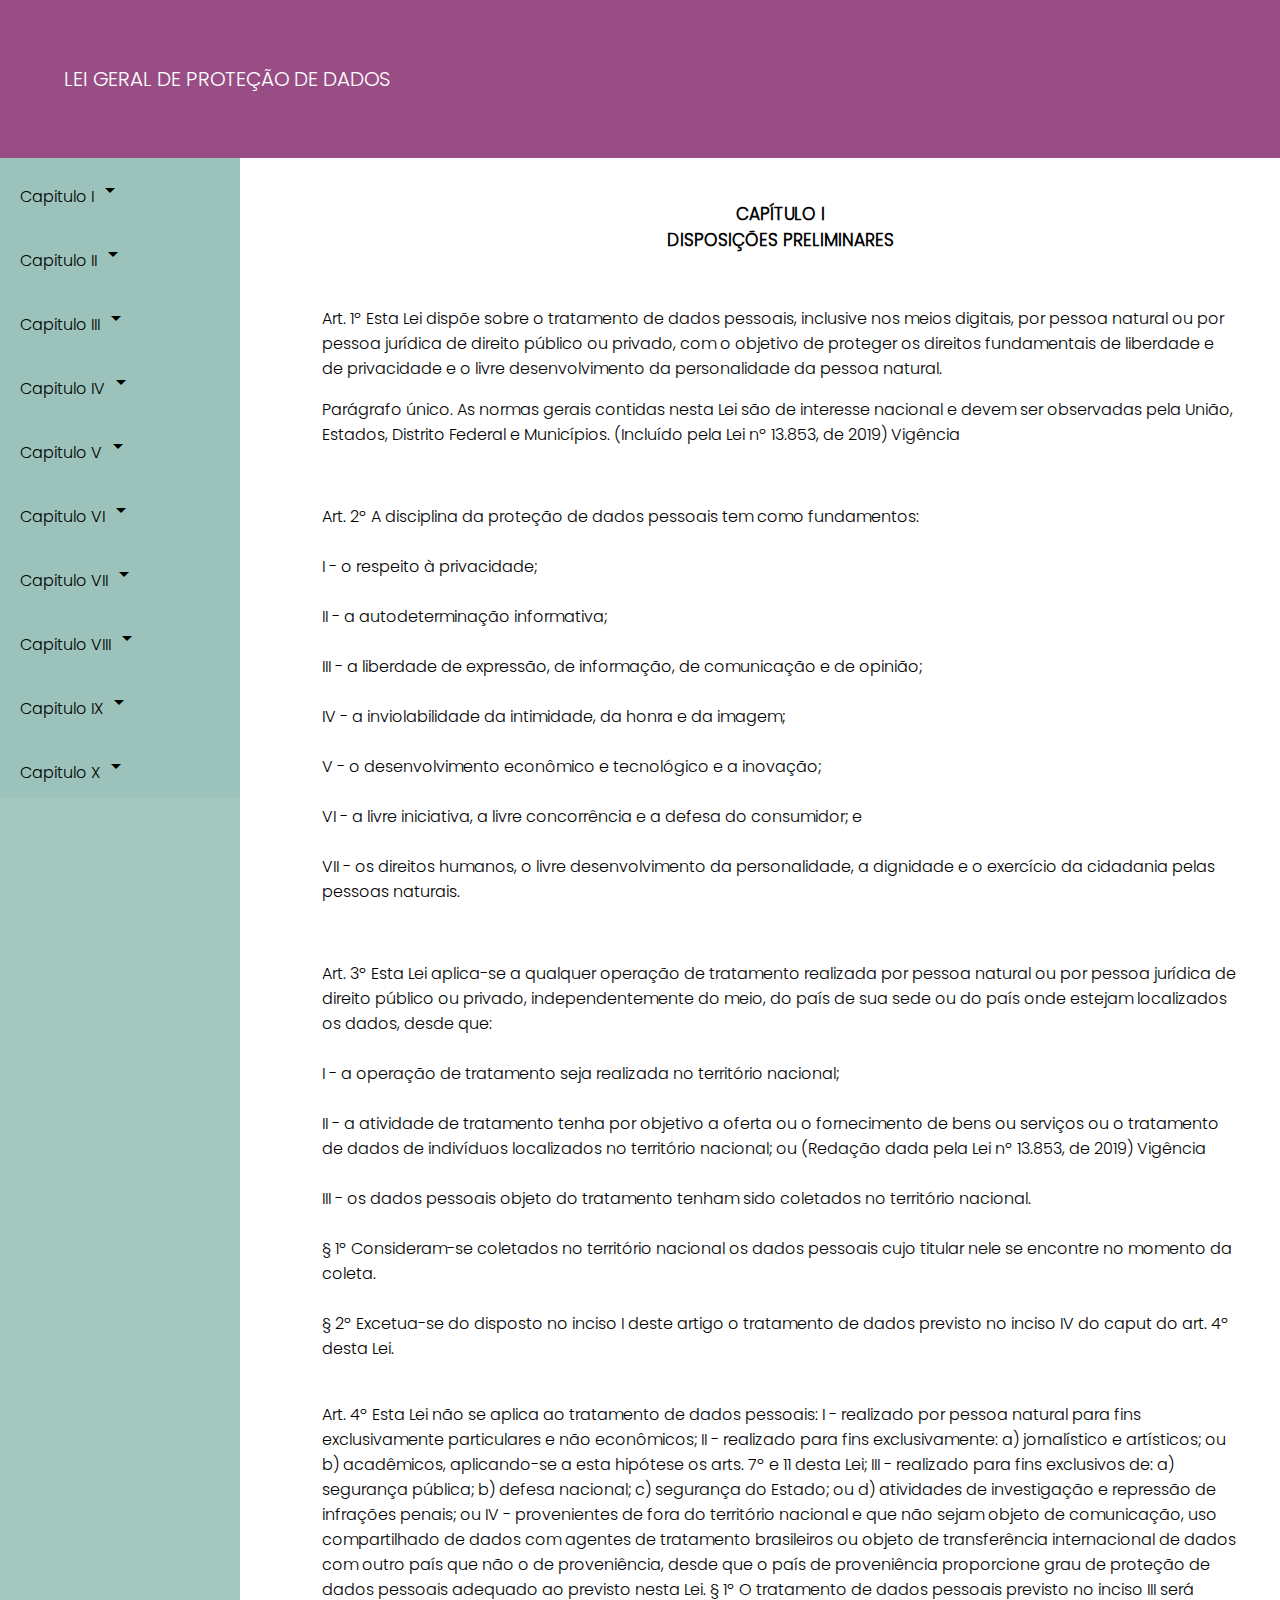
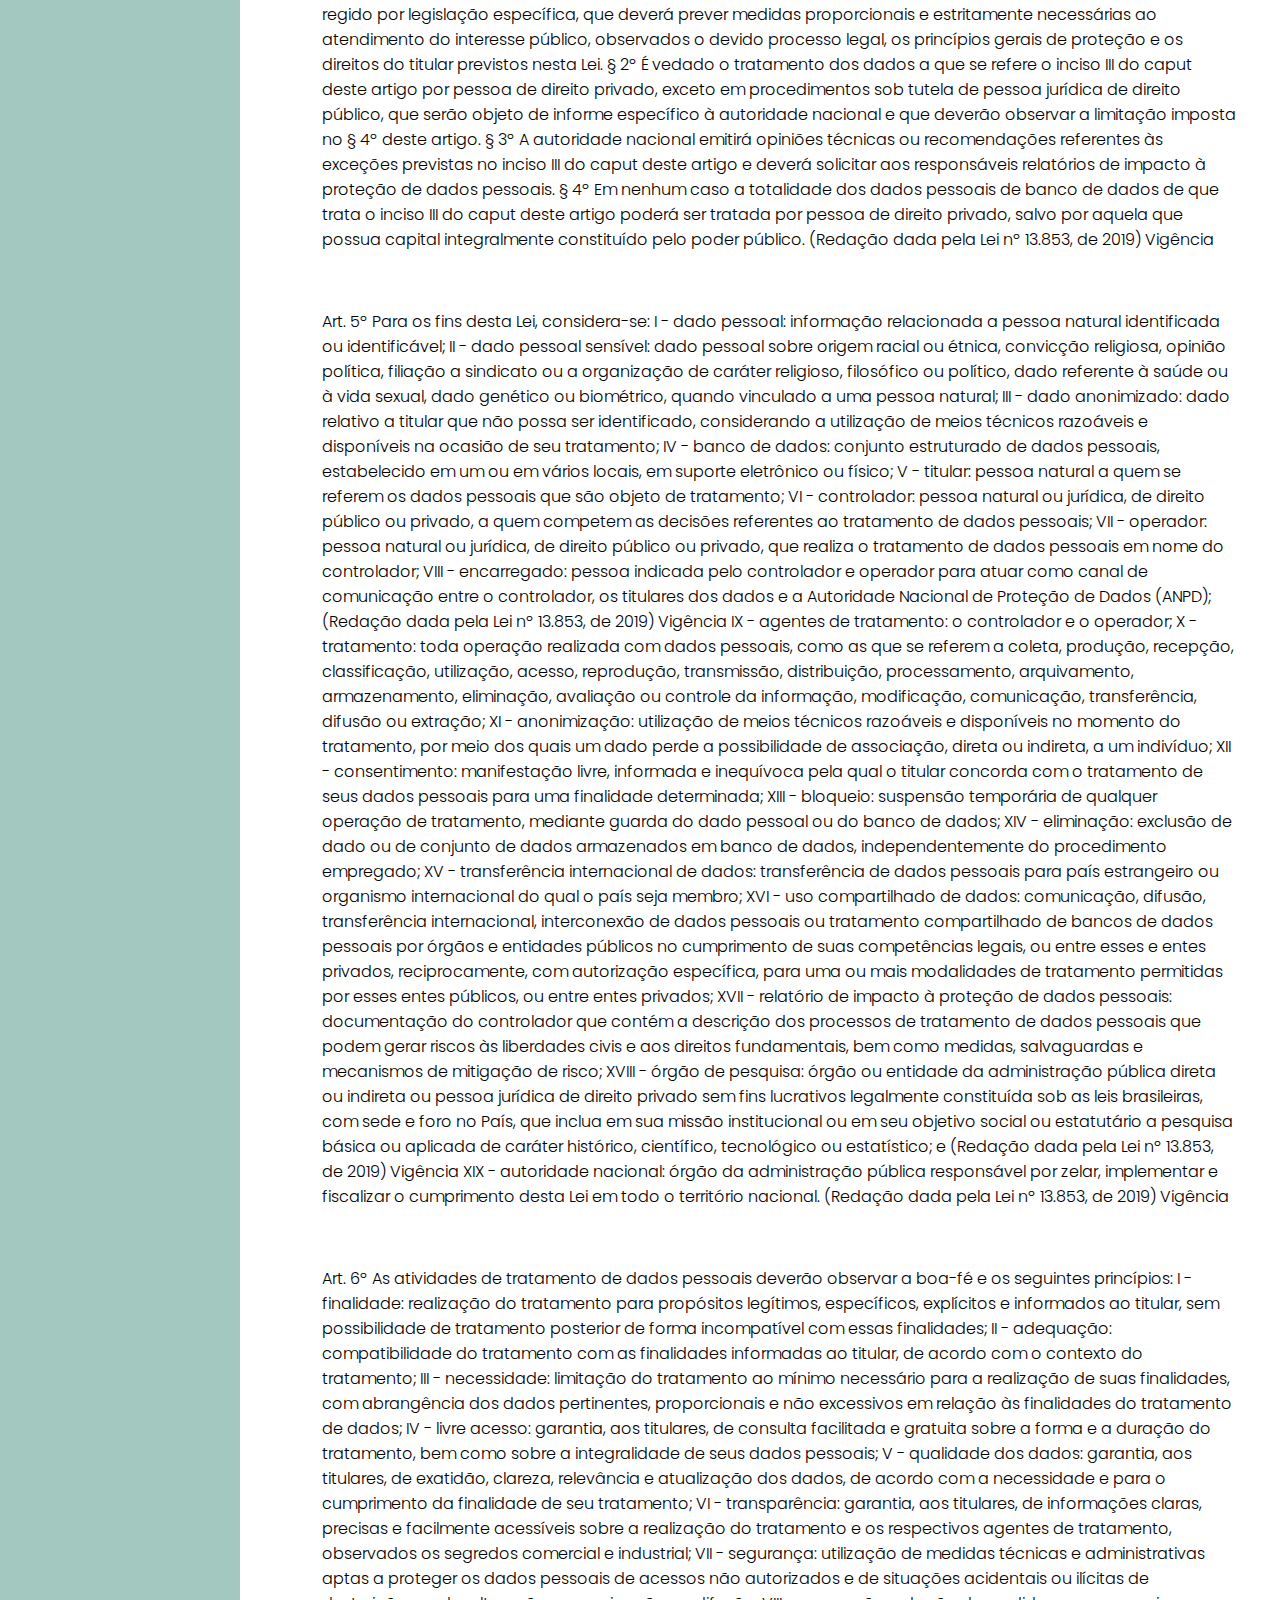
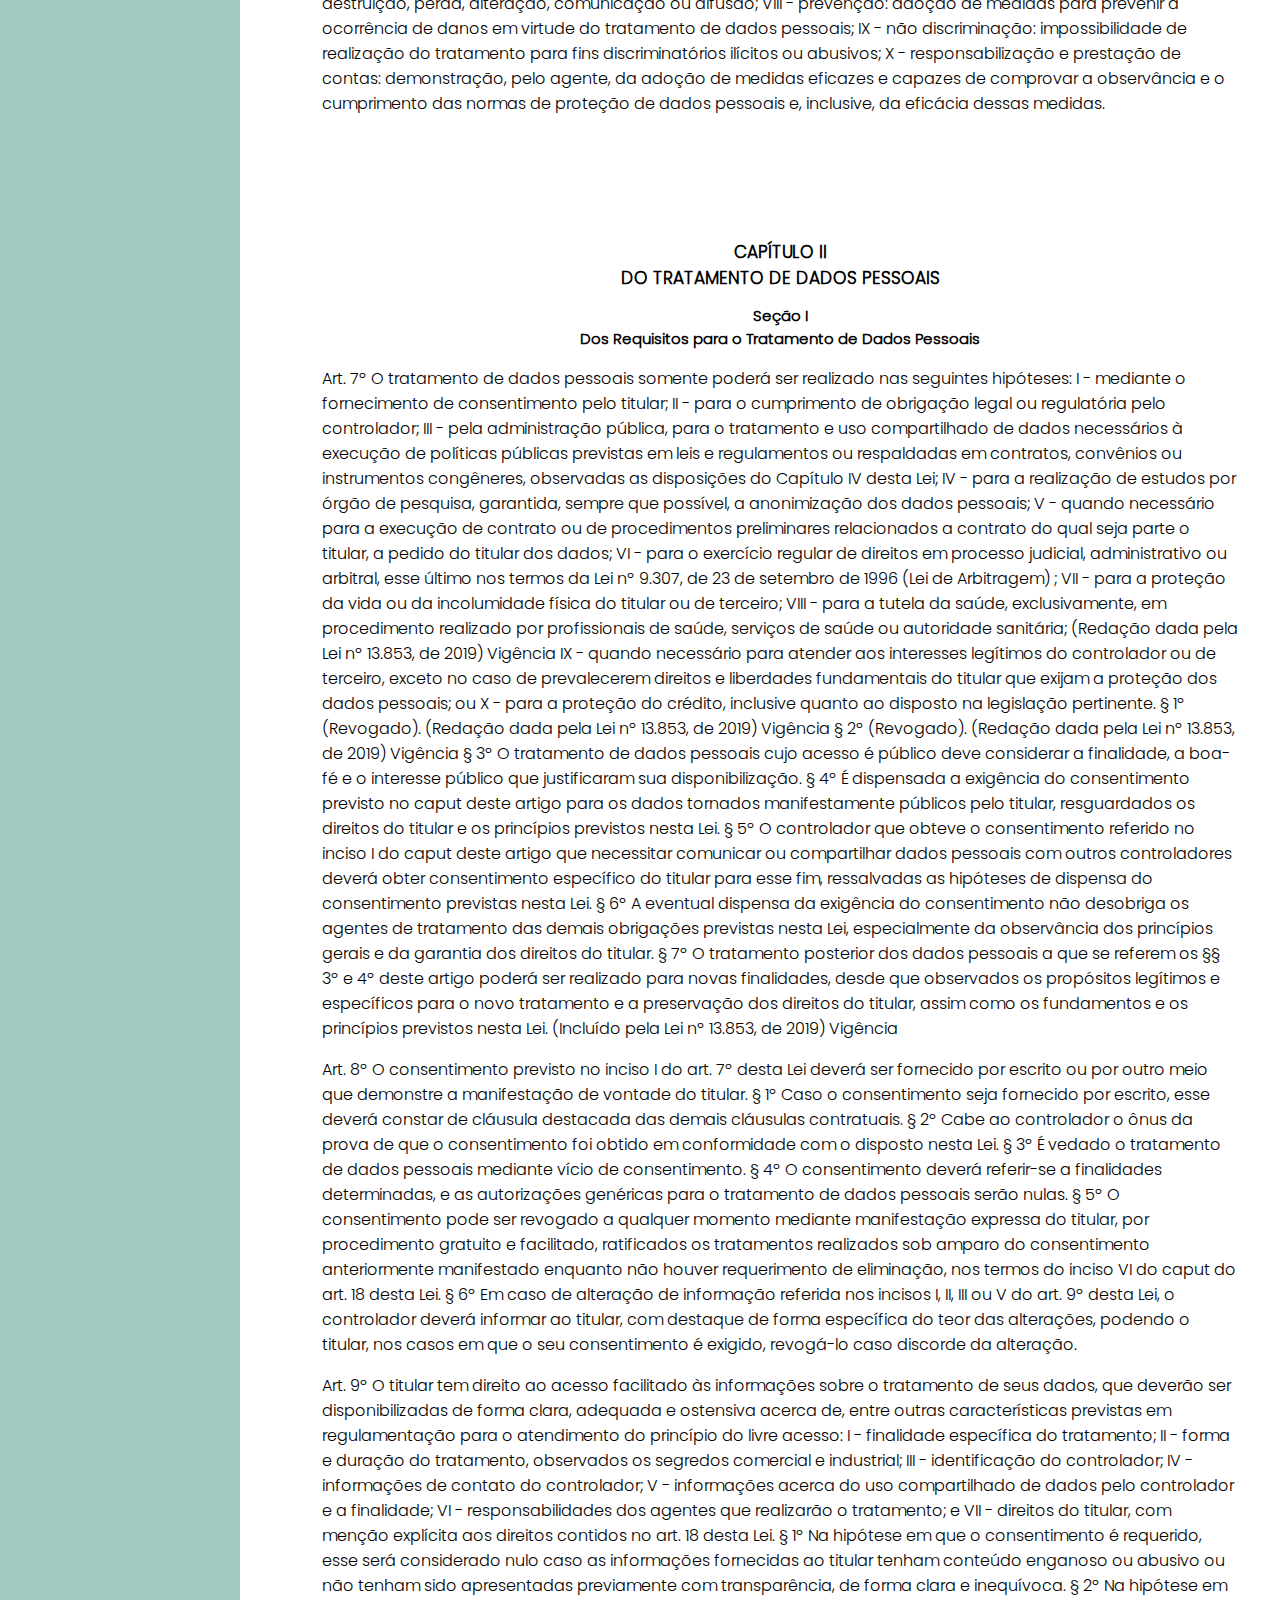
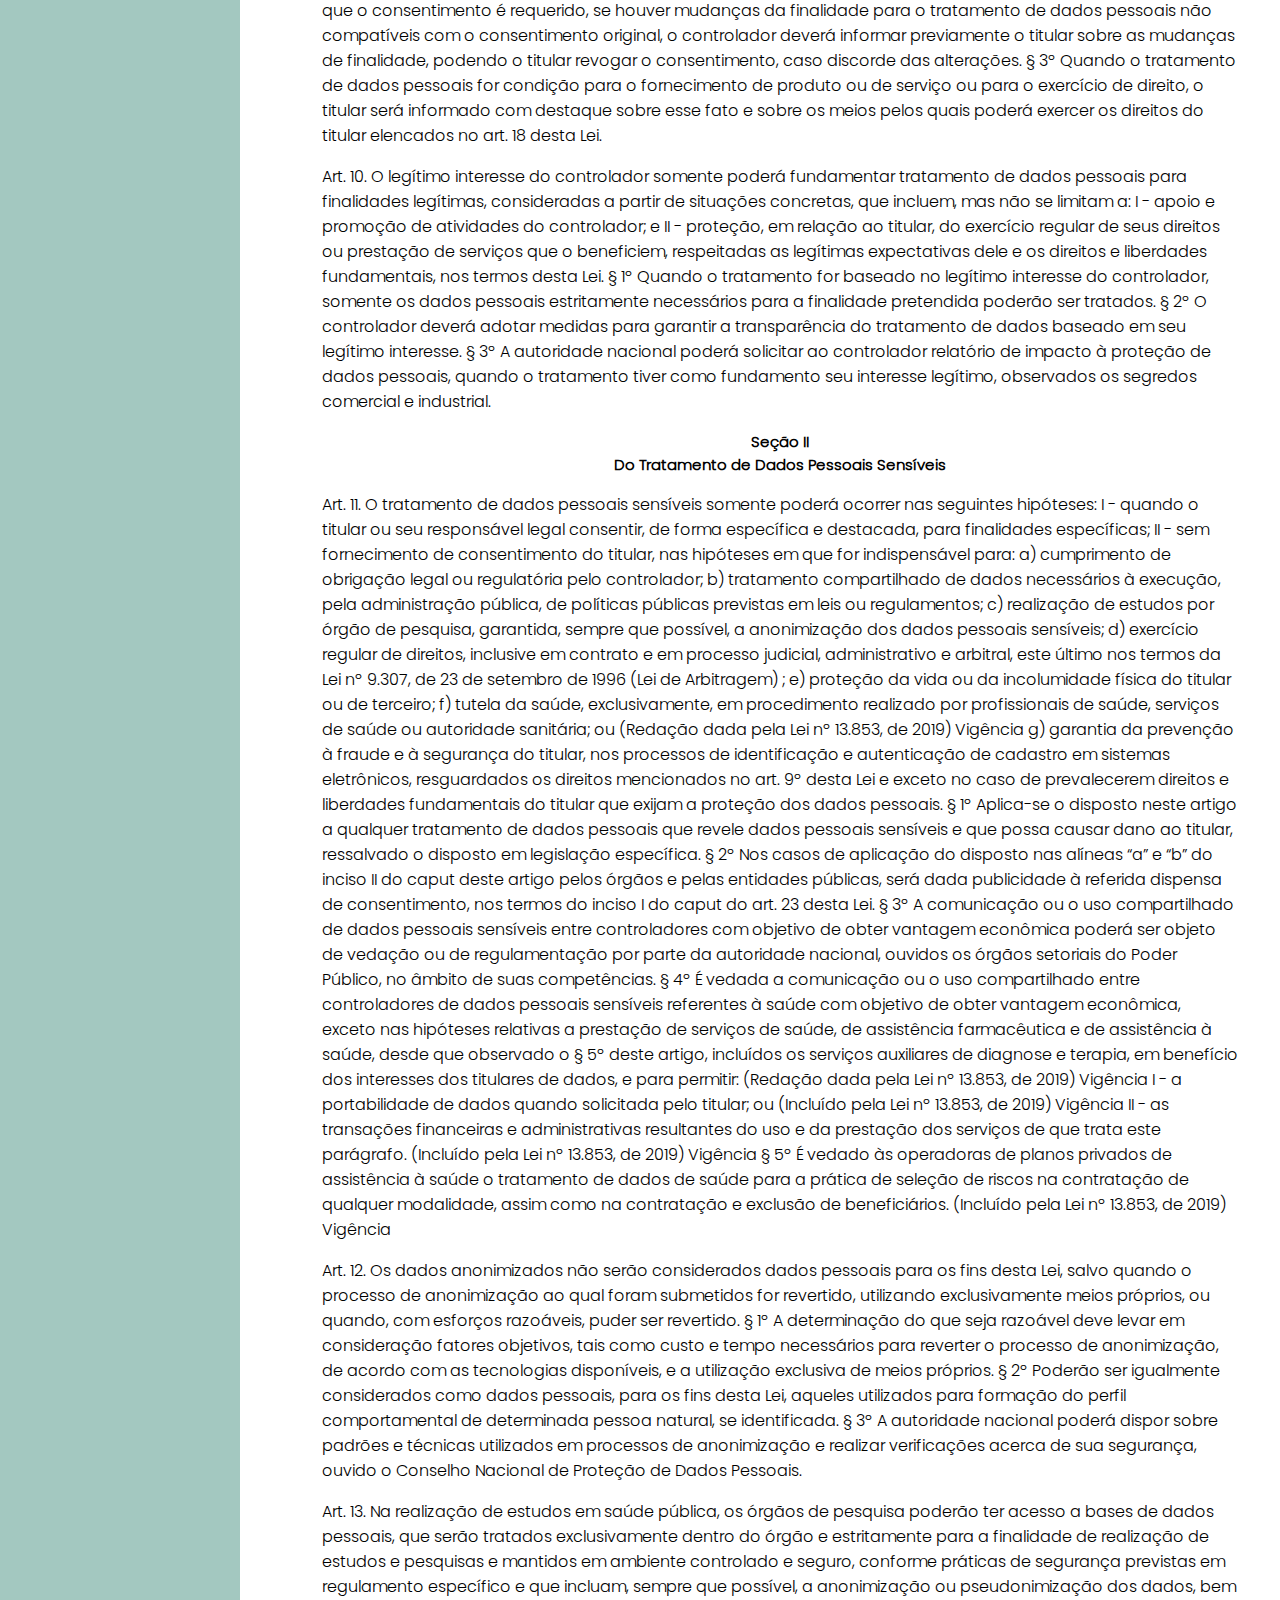
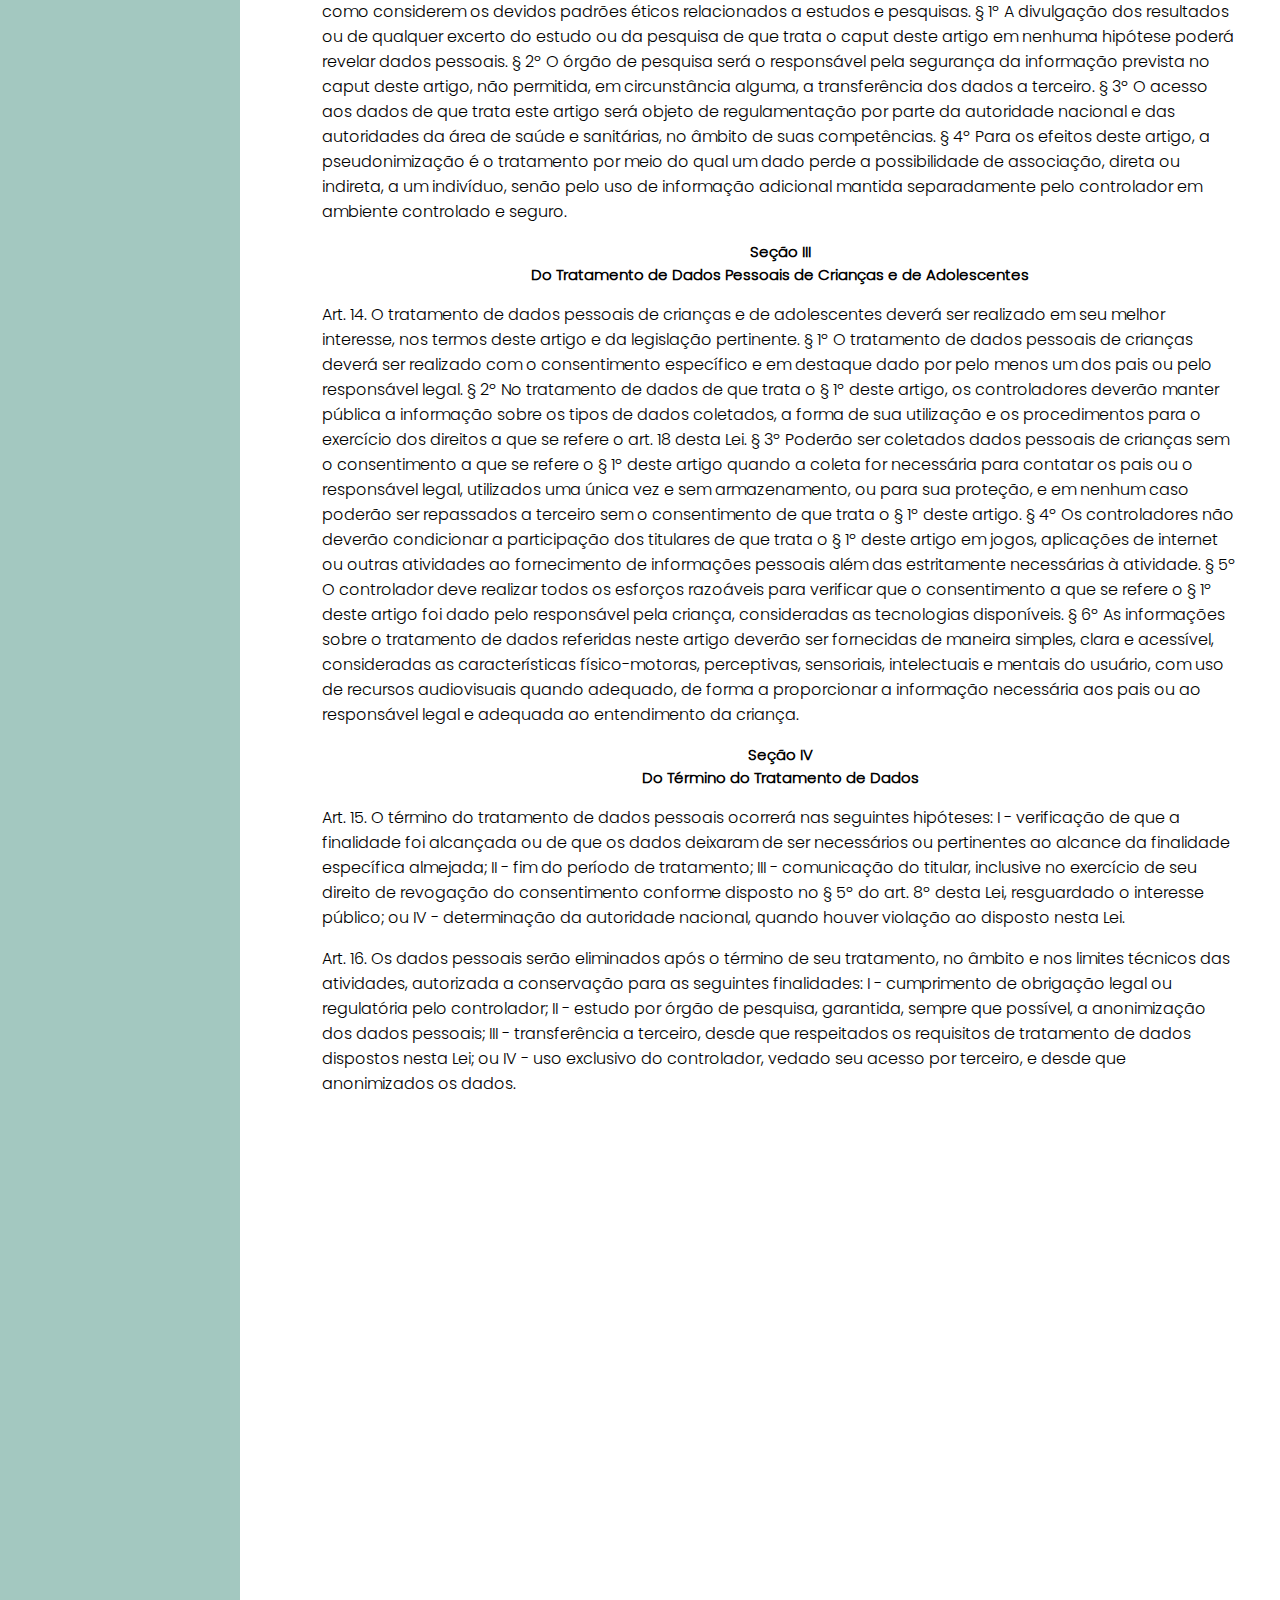
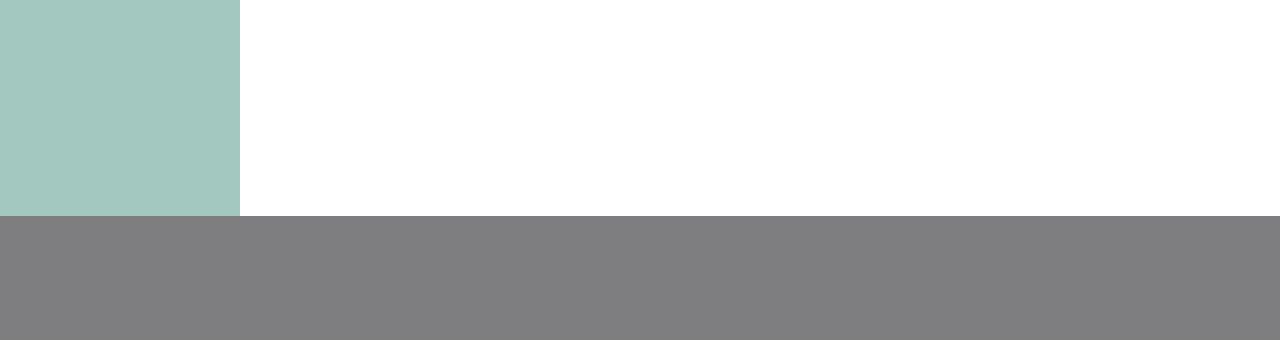
<file: law_and_design/lgpd/index.html>
<!DOCTYPE html>
 <html lang="pt-BR" dir="ltr">

 <head>
   <meta charset="utf-8">
   <title>Lei Geral de Proteção de Dados</title>
   <link href="https://fonts.googleapis.com/icon?family=Material+Icons"
      rel="stylesheet">
   <script src="https://code.jquery.com/jquery-3.6.0.js"
  integrity="sha256-H+K7U5CnXl1h5ywQfKtSj8PCmoN9aaq30gDh27Xc0jk="
  crossorigin="anonymous"></script>
   <link rel="stylesheet" href="estilo.css" />
 </head>

 <header>
   LEI GERAL DE PROTEÇÃO DE DADOS
 </header>

<body>

 <nav class="sidemenu">
   <ul>
     <li><a href="#capitulo-1" class="Cap1">Capitulo I <span class="material-icons">
arrow_drop_down
</span></a></li>
        <ul class="itensCap1">
          <li><a href="#artigo-1">Art. 1 - Objeto e Objetivo</a></li>
          <li><a href="#artigo-2">Art. 2 - Fundamentos</a></li>
          <li><a href="#artigo-3">Art. 3 - Hipóteses de Aplicação</a></li>
          <li><a href="#artigo-4">Art. 4 - Não aplicação</a></li>
          <li><a href="#artigo-5">Art. 5 - Definições</a></li>
          <li><a href="#artigo-6">Art. 6 - Princípios</a></li>
        </ul>
     <li><a href="#capitulo-2">Capitulo II <span class="material-icons">
arrow_drop_down
</span></a></li>
     <li><a href="#capitulo-3">Capitulo III <span class="material-icons">
arrow_drop_down
</span></a></li>
     <li><a href="#capitulo-4">Capitulo IV <span class="material-icons">
arrow_drop_down
</span></a></li>
     <li><a href="#capitulo-5">Capitulo V <span class="material-icons">
arrow_drop_down
</span></a></li>
     <li><a href="#capitulo-6">Capitulo VI <span class="material-icons">
arrow_drop_down
</span></a></li>
     <li><a href="#capitulo-7">Capitulo VII <span class="material-icons">
arrow_drop_down
</span></a></li>
     <li><a href="#capitulo-8">Capitulo VIII <span class="material-icons">
arrow_drop_down
</span></a></li>
     <li><a href="#capitulo-1">Capitulo IX <span class="material-icons">
arrow_drop_down
</span></a></li>
     <li><a href="#capitulo-1">Capitulo X <span class="material-icons">
arrow_drop_down
</span></a></li>
   </ul>
 </nav>
<script type="text/javascript" src="script.JS"></script>

<main>
  <div class="container-fluid">

    <section id="capitulo-1">
    <h1>CAPÍTULO I <br>
    DISPOSIÇÕES PRELIMINARES</h1><br>

    <p id="artigo-1">Art. 1º Esta Lei dispõe sobre o tratamento de dados pessoais, inclusive nos meios digitais, por pessoa natural ou por pessoa jurídica de direito público ou privado, com o objetivo de proteger os direitos fundamentais de liberdade e de privacidade e o livre desenvolvimento da personalidade da pessoa natural. <br></p>

      <p>Parágrafo único. As normas gerais contidas nesta Lei são de interesse nacional e devem ser observadas pela União, Estados, Distrito Federal e Municípios. (Incluído pela Lei nº 13.853, de 2019) Vigência<p><br>

    <p id="artigo-2">Art. 2º A disciplina da proteção de dados pessoais tem como fundamentos:<br><br>

        I - o respeito à privacidade;<br><br>
        II - a autodeterminação informativa;<br><br>
        III - a liberdade de expressão, de informação, de comunicação e de opinião;<br><br>
        IV - a inviolabilidade da intimidade, da honra e da imagem;<br><br>
        V - o desenvolvimento econômico e tecnológico e a inovação;<br><br>
        VI - a livre iniciativa, a livre concorrência e a defesa do consumidor; e<br><br>
        VII - os direitos humanos, o livre desenvolvimento da personalidade, a dignidade e o exercício da cidadania pelas pessoas naturais.<br>
      </p><br>

      <p id="artigo-3">Art. 3º Esta Lei aplica-se a qualquer operação de tratamento realizada por pessoa natural ou por pessoa jurídica de direito público ou privado, independentemente do meio, do país de sua sede ou do país onde estejam localizados os dados, desde que:<br><br>

      I - a operação de tratamento seja realizada no território nacional;
      <br><br>
      II - a atividade de tratamento tenha por objetivo a oferta ou o fornecimento de bens ou serviços ou o tratamento de dados de indivíduos localizados no território nacional; ou    (Redação dada pela Lei nº 13.853, de 2019)     Vigência <br><br>
      III - os dados pessoais objeto do tratamento tenham sido coletados no território nacional.<br><br>
      § 1º Consideram-se coletados no território nacional os dados pessoais cujo titular nele se encontre no momento da coleta.<br><br>

      § 2º Excetua-se do disposto no inciso I deste artigo o tratamento de dados previsto no inciso IV do caput do art. 4º desta Lei.<br><br>
    </p>

    <p id="artigo-4">Art. 4º Esta Lei não se aplica ao tratamento de dados pessoais:

    I - realizado por pessoa natural para fins exclusivamente particulares e não econômicos;

    II - realizado para fins exclusivamente:

    a) jornalístico e artísticos; ou

    b) acadêmicos, aplicando-se a esta hipótese os arts. 7º e 11 desta Lei;

    III - realizado para fins exclusivos de:

    a) segurança pública;

    b) defesa nacional;

    c) segurança do Estado; ou

    d) atividades de investigação e repressão de infrações penais; ou

    IV - provenientes de fora do território nacional e que não sejam objeto de comunicação, uso compartilhado de dados com agentes de tratamento brasileiros ou objeto de transferência internacional de dados com outro país que não o de proveniência, desde que o país de proveniência proporcione grau de proteção de dados pessoais adequado ao previsto nesta Lei.

    § 1º O tratamento de dados pessoais previsto no inciso III será regido por legislação específica, que deverá prever medidas proporcionais e estritamente necessárias ao atendimento do interesse público, observados o devido processo legal, os princípios gerais de proteção e os direitos do titular previstos nesta Lei.

    § 2º É vedado o tratamento dos dados a que se refere o inciso III do caput deste artigo por pessoa de direito privado, exceto em procedimentos sob tutela de pessoa jurídica de direito público, que serão objeto de informe específico à autoridade nacional e que deverão observar a limitação imposta no § 4º deste artigo.

    § 3º A autoridade nacional emitirá opiniões técnicas ou recomendações referentes às exceções previstas no inciso III do caput deste artigo e deverá solicitar aos responsáveis relatórios de impacto à proteção de dados pessoais.

    § 4º Em nenhum caso a totalidade dos dados pessoais de banco de dados de que trata o inciso III do caput deste artigo poderá ser tratada por pessoa de direito privado, salvo por aquela que possua capital integralmente constituído pelo poder público.           (Redação dada pela Lei nº 13.853, de 2019)      Vigência</p><br>

    <p id="artigo-5">Art. 5º Para os fins desta Lei, considera-se:

    I - dado pessoal: informação relacionada a pessoa natural identificada ou identificável;

    II - dado pessoal sensível: dado pessoal sobre origem racial ou étnica, convicção religiosa, opinião política, filiação a sindicato ou a organização de caráter religioso, filosófico ou político, dado referente à saúde ou à vida sexual, dado genético ou biométrico, quando vinculado a uma pessoa natural;

    III - dado anonimizado: dado relativo a titular que não possa ser identificado, considerando a utilização de meios técnicos razoáveis e disponíveis na ocasião de seu tratamento;

    IV - banco de dados: conjunto estruturado de dados pessoais, estabelecido em um ou em vários locais, em suporte eletrônico ou físico;

    V - titular: pessoa natural a quem se referem os dados pessoais que são objeto de tratamento;

    VI - controlador: pessoa natural ou jurídica, de direito público ou privado, a quem competem as decisões referentes ao tratamento de dados pessoais;

    VII - operador: pessoa natural ou jurídica, de direito público ou privado, que realiza o tratamento de dados pessoais em nome do controlador;

    VIII - encarregado: pessoa indicada pelo controlador e operador para atuar como canal de comunicação entre o controlador, os titulares dos dados e a Autoridade Nacional de Proteção de Dados (ANPD);                   (Redação dada pela Lei nº 13.853, de 2019)     Vigência

    IX - agentes de tratamento: o controlador e o operador;

    X - tratamento: toda operação realizada com dados pessoais, como as que se referem a coleta, produção, recepção, classificação, utilização, acesso, reprodução, transmissão, distribuição, processamento, arquivamento, armazenamento, eliminação, avaliação ou controle da informação, modificação, comunicação, transferência, difusão ou extração;

    XI - anonimização: utilização de meios técnicos razoáveis e disponíveis no momento do tratamento, por meio dos quais um dado perde a possibilidade de associação, direta ou indireta, a um indivíduo;

    XII - consentimento: manifestação livre, informada e inequívoca pela qual o titular concorda com o tratamento de seus dados pessoais para uma finalidade determinada;

    XIII - bloqueio: suspensão temporária de qualquer operação de tratamento, mediante guarda do dado pessoal ou do banco de dados;

    XIV - eliminação: exclusão de dado ou de conjunto de dados armazenados em banco de dados, independentemente do procedimento empregado;

    XV - transferência internacional de dados: transferência de dados pessoais para país estrangeiro ou organismo internacional do qual o país seja membro;

    XVI - uso compartilhado de dados: comunicação, difusão, transferência internacional, interconexão de dados pessoais ou tratamento compartilhado de bancos de dados pessoais por órgãos e entidades públicos no cumprimento de suas competências legais, ou entre esses e entes privados, reciprocamente, com autorização específica, para uma ou mais modalidades de tratamento permitidas por esses entes públicos, ou entre entes privados;

    XVII - relatório de impacto à proteção de dados pessoais: documentação do controlador que contém a descrição dos processos de tratamento de dados pessoais que podem gerar riscos às liberdades civis e aos direitos fundamentais, bem como medidas, salvaguardas e mecanismos de mitigação de risco;

    XVIII - órgão de pesquisa: órgão ou entidade da administração pública direta ou indireta ou pessoa jurídica de direito privado sem fins lucrativos legalmente constituída sob as leis brasileiras, com sede e foro no País, que inclua em sua missão institucional ou em seu objetivo social ou estatutário a pesquisa básica ou aplicada de caráter histórico, científico, tecnológico ou estatístico; e       (Redação dada pela Lei nº 13.853, de 2019)     Vigência

    XIX - autoridade nacional: órgão da administração pública responsável por zelar, implementar e fiscalizar o cumprimento desta Lei em todo o território nacional.     (Redação dada pela Lei nº 13.853, de 2019)     Vigência</p><br>


    <p id="artigo-6">Art. 6º As atividades de tratamento de dados pessoais deverão observar a boa-fé e os seguintes princípios:

    I - finalidade: realização do tratamento para propósitos legítimos, específicos, explícitos e informados ao titular, sem possibilidade de tratamento posterior de forma incompatível com essas finalidades;

    II - adequação: compatibilidade do tratamento com as finalidades informadas ao titular, de acordo com o contexto do tratamento;

    III - necessidade: limitação do tratamento ao mínimo necessário para a realização de suas finalidades, com abrangência dos dados pertinentes, proporcionais e não excessivos em relação às finalidades do tratamento de dados;

    IV - livre acesso: garantia, aos titulares, de consulta facilitada e gratuita sobre a forma e a duração do tratamento, bem como sobre a integralidade de seus dados pessoais;

    V - qualidade dos dados: garantia, aos titulares, de exatidão, clareza, relevância e atualização dos dados, de acordo com a necessidade e para o cumprimento da finalidade de seu tratamento;

    VI - transparência: garantia, aos titulares, de informações claras, precisas e facilmente acessíveis sobre a realização do tratamento e os respectivos agentes de tratamento, observados os segredos comercial e industrial;

    VII - segurança: utilização de medidas técnicas e administrativas aptas a proteger os dados pessoais de acessos não autorizados e de situações acidentais ou ilícitas de destruição, perda, alteração, comunicação ou difusão;

    VIII - prevenção: adoção de medidas para prevenir a ocorrência de danos em virtude do tratamento de dados pessoais;

    IX - não discriminação: impossibilidade de realização do tratamento para fins discriminatórios ilícitos ou abusivos;

    X - responsabilização e prestação de contas: demonstração, pelo agente, da adoção de medidas eficazes e capazes de comprovar a observância e o cumprimento das normas de proteção de dados pessoais e, inclusive, da eficácia dessas medidas.</p>

    </section>

    <section id="capitulo-2">
    <h1>CAPÍTULO II <br>
    DO TRATAMENTO DE DADOS PESSOAIS</h1>

    <h2>Seção I<br>
    Dos Requisitos para o Tratamento de Dados Pessoais</h2>

    <p> <a>Art. 7º O tratamento de dados pessoais somente poderá ser realizado nas seguintes hipóteses:</a>

    I - mediante o fornecimento de consentimento pelo titular;

    II - para o cumprimento de obrigação legal ou regulatória pelo controlador;

    III - pela administração pública, para o tratamento e uso compartilhado de dados necessários à execução de políticas públicas previstas em leis e regulamentos ou respaldadas em contratos, convênios ou instrumentos congêneres, observadas as disposições do Capítulo IV desta Lei;

    IV - para a realização de estudos por órgão de pesquisa, garantida, sempre que possível, a anonimização dos dados pessoais;

    V - quando necessário para a execução de contrato ou de procedimentos preliminares relacionados a contrato do qual seja parte o titular, a pedido do titular dos dados;

    VI - para o exercício regular de direitos em processo judicial, administrativo ou arbitral, esse último nos termos da Lei nº 9.307, de 23 de setembro de 1996 (Lei de Arbitragem) ;

    VII - para a proteção da vida ou da incolumidade física do titular ou de terceiro;

    VIII - para a tutela da saúde, exclusivamente, em procedimento realizado por profissionais de saúde, serviços de saúde ou autoridade sanitária;      (Redação dada pela Lei nº 13.853, de 2019)      Vigência

    IX - quando necessário para atender aos interesses legítimos do controlador ou de terceiro, exceto no caso de prevalecerem direitos e liberdades fundamentais do titular que exijam a proteção dos dados pessoais; ou

    X - para a proteção do crédito, inclusive quanto ao disposto na legislação pertinente.

    § 1º (Revogado).     (Redação dada pela Lei nº 13.853, de 2019)      Vigência

    § 2º (Revogado).     (Redação dada pela Lei nº 13.853, de 2019)      Vigência

    § 3º O tratamento de dados pessoais cujo acesso é público deve considerar a finalidade, a boa-fé e o interesse público que justificaram sua disponibilização.

    § 4º É dispensada a exigência do consentimento previsto no caput deste artigo para os dados tornados manifestamente públicos pelo titular, resguardados os direitos do titular e os princípios previstos nesta Lei.

    § 5º O controlador que obteve o consentimento referido no inciso I do caput deste artigo que necessitar comunicar ou compartilhar dados pessoais com outros controladores deverá obter consentimento específico do titular para esse fim, ressalvadas as hipóteses de dispensa do consentimento previstas nesta Lei.

    § 6º A eventual dispensa da exigência do consentimento não desobriga os agentes de tratamento das demais obrigações previstas nesta Lei, especialmente da observância dos princípios gerais e da garantia dos direitos do titular.

    § 7º O tratamento posterior dos dados pessoais a que se referem os §§ 3º e 4º deste artigo poderá ser realizado para novas finalidades, desde que observados os propósitos legítimos e específicos para o novo tratamento e a preservação dos direitos do titular, assim como os fundamentos e os princípios previstos nesta Lei.       (Incluído pela Lei nº 13.853, de 2019)     Vigência  </p>

    <p>Art. 8º O consentimento previsto no inciso I do art. 7º desta Lei deverá ser fornecido por escrito ou por outro meio que demonstre a manifestação de vontade do titular.

    § 1º Caso o consentimento seja fornecido por escrito, esse deverá constar de cláusula destacada das demais cláusulas contratuais.

    § 2º Cabe ao controlador o ônus da prova de que o consentimento foi obtido em conformidade com o disposto nesta Lei.

    § 3º É vedado o tratamento de dados pessoais mediante vício de consentimento.

    § 4º O consentimento deverá referir-se a finalidades determinadas, e as autorizações genéricas para o tratamento de dados pessoais serão nulas.

    § 5º O consentimento pode ser revogado a qualquer momento mediante manifestação expressa do titular, por procedimento gratuito e facilitado, ratificados os tratamentos realizados sob amparo do consentimento anteriormente manifestado enquanto não houver requerimento de eliminação, nos termos do inciso VI do caput do art. 18 desta Lei.

    § 6º Em caso de alteração de informação referida nos incisos I, II, III ou V do art. 9º desta Lei, o controlador deverá informar ao titular, com destaque de forma específica do teor das alterações, podendo o titular, nos casos em que o seu consentimento é exigido, revogá-lo caso discorde da alteração.</p>

    <p>Art. 9º O titular tem direito ao acesso facilitado às informações sobre o tratamento de seus dados, que deverão ser disponibilizadas de forma clara, adequada e ostensiva acerca de, entre outras características previstas em regulamentação para o atendimento do princípio do livre acesso:

    I - finalidade específica do tratamento;

    II - forma e duração do tratamento, observados os segredos comercial e industrial;

    III - identificação do controlador;

    IV - informações de contato do controlador;

    V - informações acerca do uso compartilhado de dados pelo controlador e a finalidade;

    VI - responsabilidades dos agentes que realizarão o tratamento; e

    VII - direitos do titular, com menção explícita aos direitos contidos no art. 18 desta Lei.

    § 1º Na hipótese em que o consentimento é requerido, esse será considerado nulo caso as informações fornecidas ao titular tenham conteúdo enganoso ou abusivo ou não tenham sido apresentadas previamente com transparência, de forma clara e inequívoca.

    § 2º Na hipótese em que o consentimento é requerido, se houver mudanças da finalidade para o tratamento de dados pessoais não compatíveis com o consentimento original, o controlador deverá informar previamente o titular sobre as mudanças de finalidade, podendo o titular revogar o consentimento, caso discorde das alterações.

    § 3º Quando o tratamento de dados pessoais for condição para o fornecimento de produto ou de serviço ou para o exercício de direito, o titular será informado com destaque sobre esse fato e sobre os meios pelos quais poderá exercer os direitos do titular elencados no art. 18 desta Lei.</p>

    <p>Art. 10. O legítimo interesse do controlador somente poderá fundamentar tratamento de dados pessoais para finalidades legítimas, consideradas a partir de situações concretas, que incluem, mas não se limitam a:

    I - apoio e promoção de atividades do controlador; e

    II - proteção, em relação ao titular, do exercício regular de seus direitos ou prestação de serviços que o beneficiem, respeitadas as legítimas expectativas dele e os direitos e liberdades fundamentais, nos termos desta Lei.

    § 1º Quando o tratamento for baseado no legítimo interesse do controlador, somente os dados pessoais estritamente necessários para a finalidade pretendida poderão ser tratados.

    § 2º O controlador deverá adotar medidas para garantir a transparência do tratamento de dados baseado em seu legítimo interesse.

    § 3º A autoridade nacional poderá solicitar ao controlador relatório de impacto à proteção de dados pessoais, quando o tratamento tiver como fundamento seu interesse legítimo, observados os segredos comercial e industrial.</p>

    <h2>Seção II <br>
    Do Tratamento de Dados Pessoais Sensíveis</h2>

    <p>Art. 11. O tratamento de dados pessoais sensíveis somente poderá ocorrer nas seguintes hipóteses:

    I - quando o titular ou seu responsável legal consentir, de forma específica e destacada, para finalidades específicas;

    II - sem fornecimento de consentimento do titular, nas hipóteses em que for indispensável para:

    a) cumprimento de obrigação legal ou regulatória pelo controlador;

    b) tratamento compartilhado de dados necessários à execução, pela administração pública, de políticas públicas previstas em leis ou regulamentos;

    c) realização de estudos por órgão de pesquisa, garantida, sempre que possível, a anonimização dos dados pessoais sensíveis;

    d) exercício regular de direitos, inclusive em contrato e em processo judicial, administrativo e arbitral, este último nos termos da Lei nº 9.307, de 23 de setembro de 1996 (Lei de Arbitragem) ;

    e) proteção da vida ou da incolumidade física do titular ou de terceiro;

    f) tutela da saúde, exclusivamente, em procedimento realizado por profissionais de saúde, serviços de saúde ou autoridade sanitária; ou     (Redação dada pela Lei nº 13.853, de 2019)    Vigência

    g) garantia da prevenção à fraude e à segurança do titular, nos processos de identificação e autenticação de cadastro em sistemas eletrônicos, resguardados os direitos mencionados no art. 9º desta Lei e exceto no caso de prevalecerem direitos e liberdades fundamentais do titular que exijam a proteção dos dados pessoais.

    § 1º Aplica-se o disposto neste artigo a qualquer tratamento de dados pessoais que revele dados pessoais sensíveis e que possa causar dano ao titular, ressalvado o disposto em legislação específica.

    § 2º Nos casos de aplicação do disposto nas alíneas “a” e “b” do inciso II do caput deste artigo pelos órgãos e pelas entidades públicas, será dada publicidade à referida dispensa de consentimento, nos termos do inciso I do caput do art. 23 desta Lei.

    § 3º A comunicação ou o uso compartilhado de dados pessoais sensíveis entre controladores com objetivo de obter vantagem econômica poderá ser objeto de vedação ou de regulamentação por parte da autoridade nacional, ouvidos os órgãos setoriais do Poder Público, no âmbito de suas competências.

    § 4º É vedada a comunicação ou o uso compartilhado entre controladores de dados pessoais sensíveis referentes à saúde com objetivo de obter vantagem econômica, exceto nas hipóteses relativas a prestação de serviços de saúde, de assistência farmacêutica e de assistência à saúde, desde que observado o § 5º deste artigo, incluídos os serviços auxiliares de diagnose e terapia, em benefício dos interesses dos titulares de dados, e para permitir:     (Redação dada pela Lei nº 13.853, de 2019)       Vigência

    I - a portabilidade de dados quando solicitada pelo titular; ou      (Incluído pela Lei nº 13.853, de 2019)     Vigência

    II - as transações financeiras e administrativas resultantes do uso e da prestação dos serviços de que trata este parágrafo.     (Incluído pela Lei nº 13.853, de 2019)     Vigência

    § 5º É vedado às operadoras de planos privados de assistência à saúde o tratamento de dados de saúde para a prática de seleção de riscos na contratação de qualquer modalidade, assim como na contratação e exclusão de beneficiários.       (Incluído pela Lei nº 13.853, de 2019)     Vigência  </p>

    <p>Art. 12. Os dados anonimizados não serão considerados dados pessoais para os fins desta Lei, salvo quando o processo de anonimização ao qual foram submetidos for revertido, utilizando exclusivamente meios próprios, ou quando, com esforços razoáveis, puder ser revertido.

    § 1º A determinação do que seja razoável deve levar em consideração fatores objetivos, tais como custo e tempo necessários para reverter o processo de anonimização, de acordo com as tecnologias disponíveis, e a utilização exclusiva de meios próprios.

    § 2º Poderão ser igualmente considerados como dados pessoais, para os fins desta Lei, aqueles utilizados para formação do perfil comportamental de determinada pessoa natural, se identificada.

    § 3º A autoridade nacional poderá dispor sobre padrões e técnicas utilizados em processos de anonimização e realizar verificações acerca de sua segurança, ouvido o Conselho Nacional de Proteção de Dados Pessoais.</p>

    <p>Art. 13. Na realização de estudos em saúde pública, os órgãos de pesquisa poderão ter acesso a bases de dados pessoais, que serão tratados exclusivamente dentro do órgão e estritamente para a finalidade de realização de estudos e pesquisas e mantidos em ambiente controlado e seguro, conforme práticas de segurança previstas em regulamento específico e que incluam, sempre que possível, a anonimização ou pseudonimização dos dados, bem como considerem os devidos padrões éticos relacionados a estudos e pesquisas.

    § 1º A divulgação dos resultados ou de qualquer excerto do estudo ou da pesquisa de que trata o caput deste artigo em nenhuma hipótese poderá revelar dados pessoais.

    § 2º O órgão de pesquisa será o responsável pela segurança da informação prevista no caput deste artigo, não permitida, em circunstância alguma, a transferência dos dados a terceiro.

    § 3º O acesso aos dados de que trata este artigo será objeto de regulamentação por parte da autoridade nacional e das autoridades da área de saúde e sanitárias, no âmbito de suas competências.

    § 4º Para os efeitos deste artigo, a pseudonimização é o tratamento por meio do qual um dado perde a possibilidade de associação, direta ou indireta, a um indivíduo, senão pelo uso de informação adicional mantida separadamente pelo controlador em ambiente controlado e seguro.</p>


    <h2>Seção III <br>
    Do Tratamento de Dados Pessoais de Crianças e de Adolescentes</h2>

    <p>Art. 14. O tratamento de dados pessoais de crianças e de adolescentes deverá ser realizado em seu melhor interesse, nos termos deste artigo e da legislação pertinente.

    § 1º O tratamento de dados pessoais de crianças deverá ser realizado com o consentimento específico e em destaque dado por pelo menos um dos pais ou pelo responsável legal.

    § 2º No tratamento de dados de que trata o § 1º deste artigo, os controladores deverão manter pública a informação sobre os tipos de dados coletados, a forma de sua utilização e os procedimentos para o exercício dos direitos a que se refere o art. 18 desta Lei.

    § 3º Poderão ser coletados dados pessoais de crianças sem o consentimento a que se refere o § 1º deste artigo quando a coleta for necessária para contatar os pais ou o responsável legal, utilizados uma única vez e sem armazenamento, ou para sua proteção, e em nenhum caso poderão ser repassados a terceiro sem o consentimento de que trata o § 1º deste artigo.

    § 4º Os controladores não deverão condicionar a participação dos titulares de que trata o § 1º deste artigo em jogos, aplicações de internet ou outras atividades ao fornecimento de informações pessoais além das estritamente necessárias à atividade.

    § 5º O controlador deve realizar todos os esforços razoáveis para verificar que o consentimento a que se refere o § 1º deste artigo foi dado pelo responsável pela criança, consideradas as tecnologias disponíveis.

    § 6º As informações sobre o tratamento de dados referidas neste artigo deverão ser fornecidas de maneira simples, clara e acessível, consideradas as características físico-motoras, perceptivas, sensoriais, intelectuais e mentais do usuário, com uso de recursos audiovisuais quando adequado, de forma a proporcionar a informação necessária aos pais ou ao responsável legal e adequada ao entendimento da criança.</p>

    <h2>Seção IV <br>
    Do Término do Tratamento de Dados</h2>

    <p>Art. 15. O término do tratamento de dados pessoais ocorrerá nas seguintes hipóteses:

    I - verificação de que a finalidade foi alcançada ou de que os dados deixaram de ser necessários ou pertinentes ao alcance da finalidade específica almejada;

    II - fim do período de tratamento;

    III - comunicação do titular, inclusive no exercício de seu direito de revogação do consentimento conforme disposto no § 5º do art. 8º desta Lei, resguardado o interesse público; ou

    IV - determinação da autoridade nacional, quando houver violação ao disposto nesta Lei.</p>

    <p>Art. 16. Os dados pessoais serão eliminados após o término de seu tratamento, no âmbito e nos limites técnicos das atividades, autorizada a conservação para as seguintes finalidades:

    I - cumprimento de obrigação legal ou regulatória pelo controlador;

    II - estudo por órgão de pesquisa, garantida, sempre que possível, a anonimização dos dados pessoais;

    III - transferência a terceiro, desde que respeitados os requisitos de tratamento de dados dispostos nesta Lei; ou

    IV - uso exclusivo do controlador, vedado seu acesso por terceiro, e desde que anonimizados os dados.</p>
  </section>

  </div>
</main>

</body>

<footer></footer>

 </html>
</file>
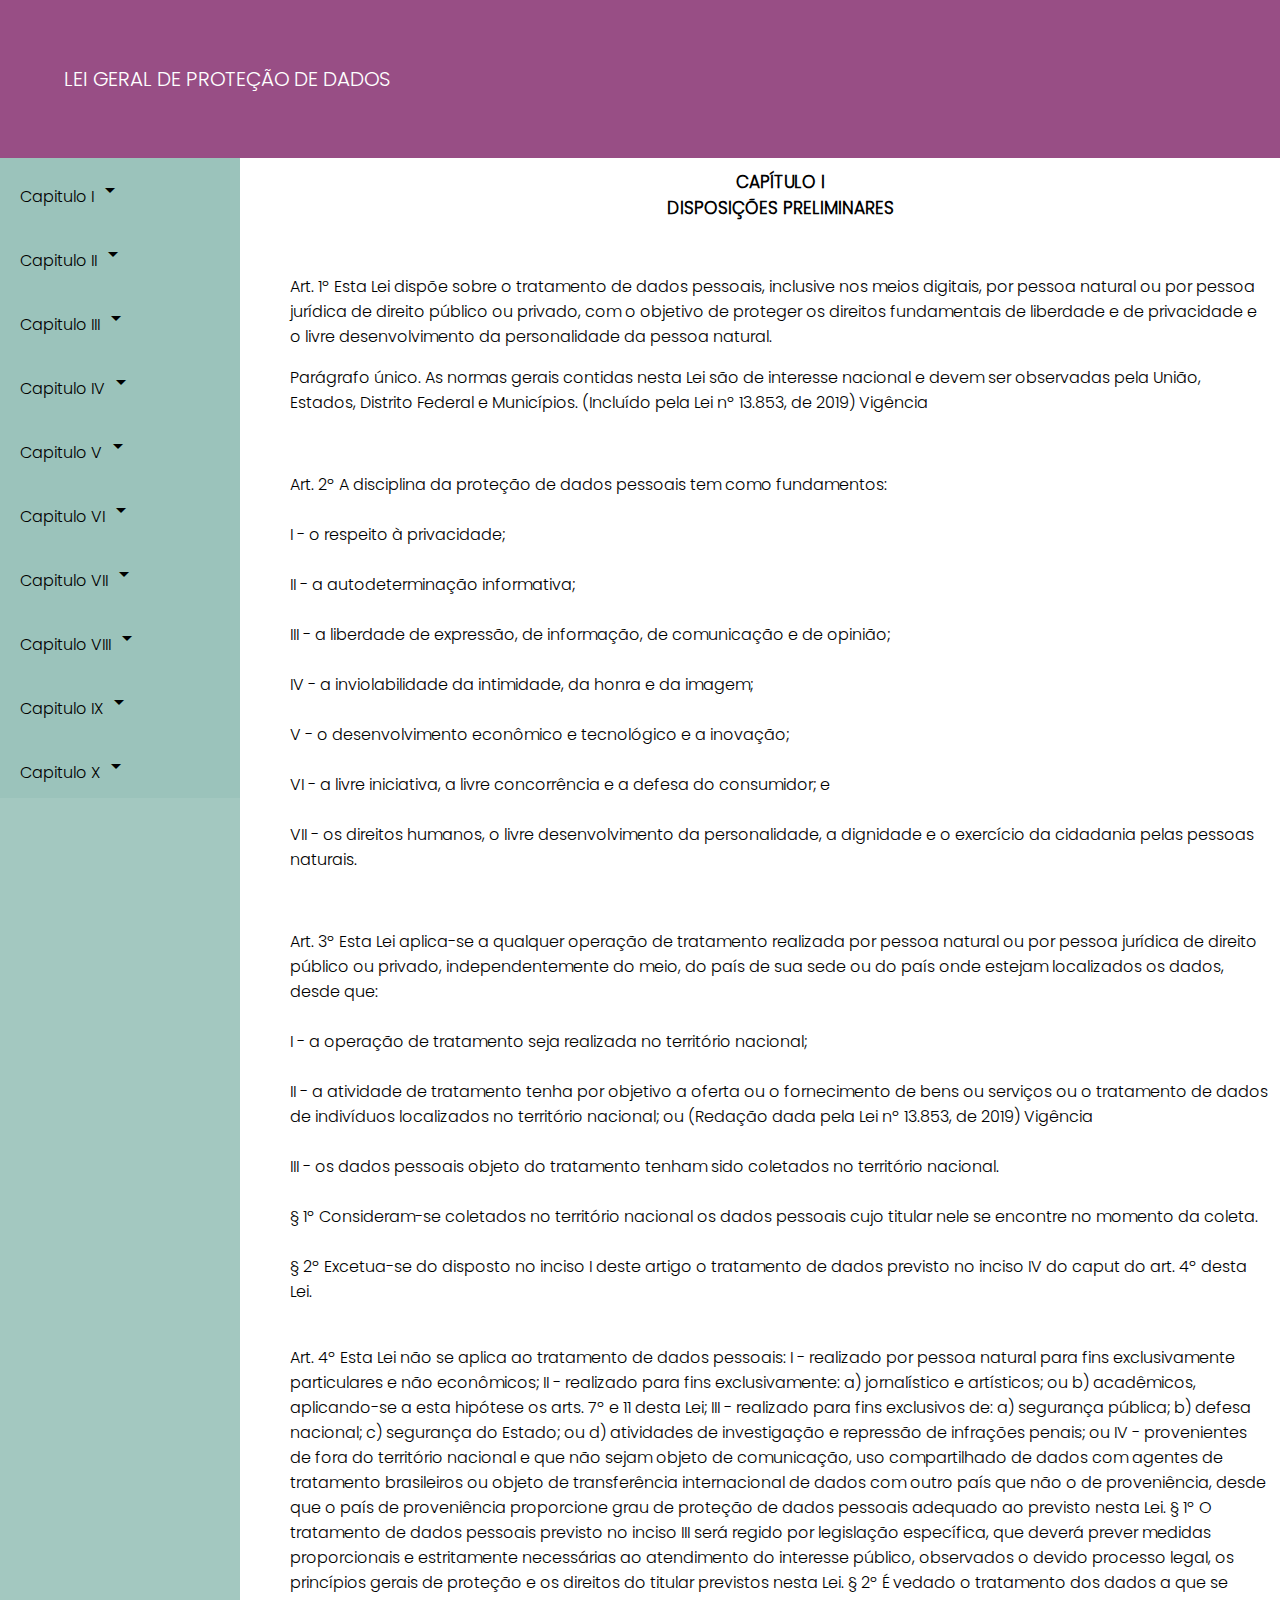
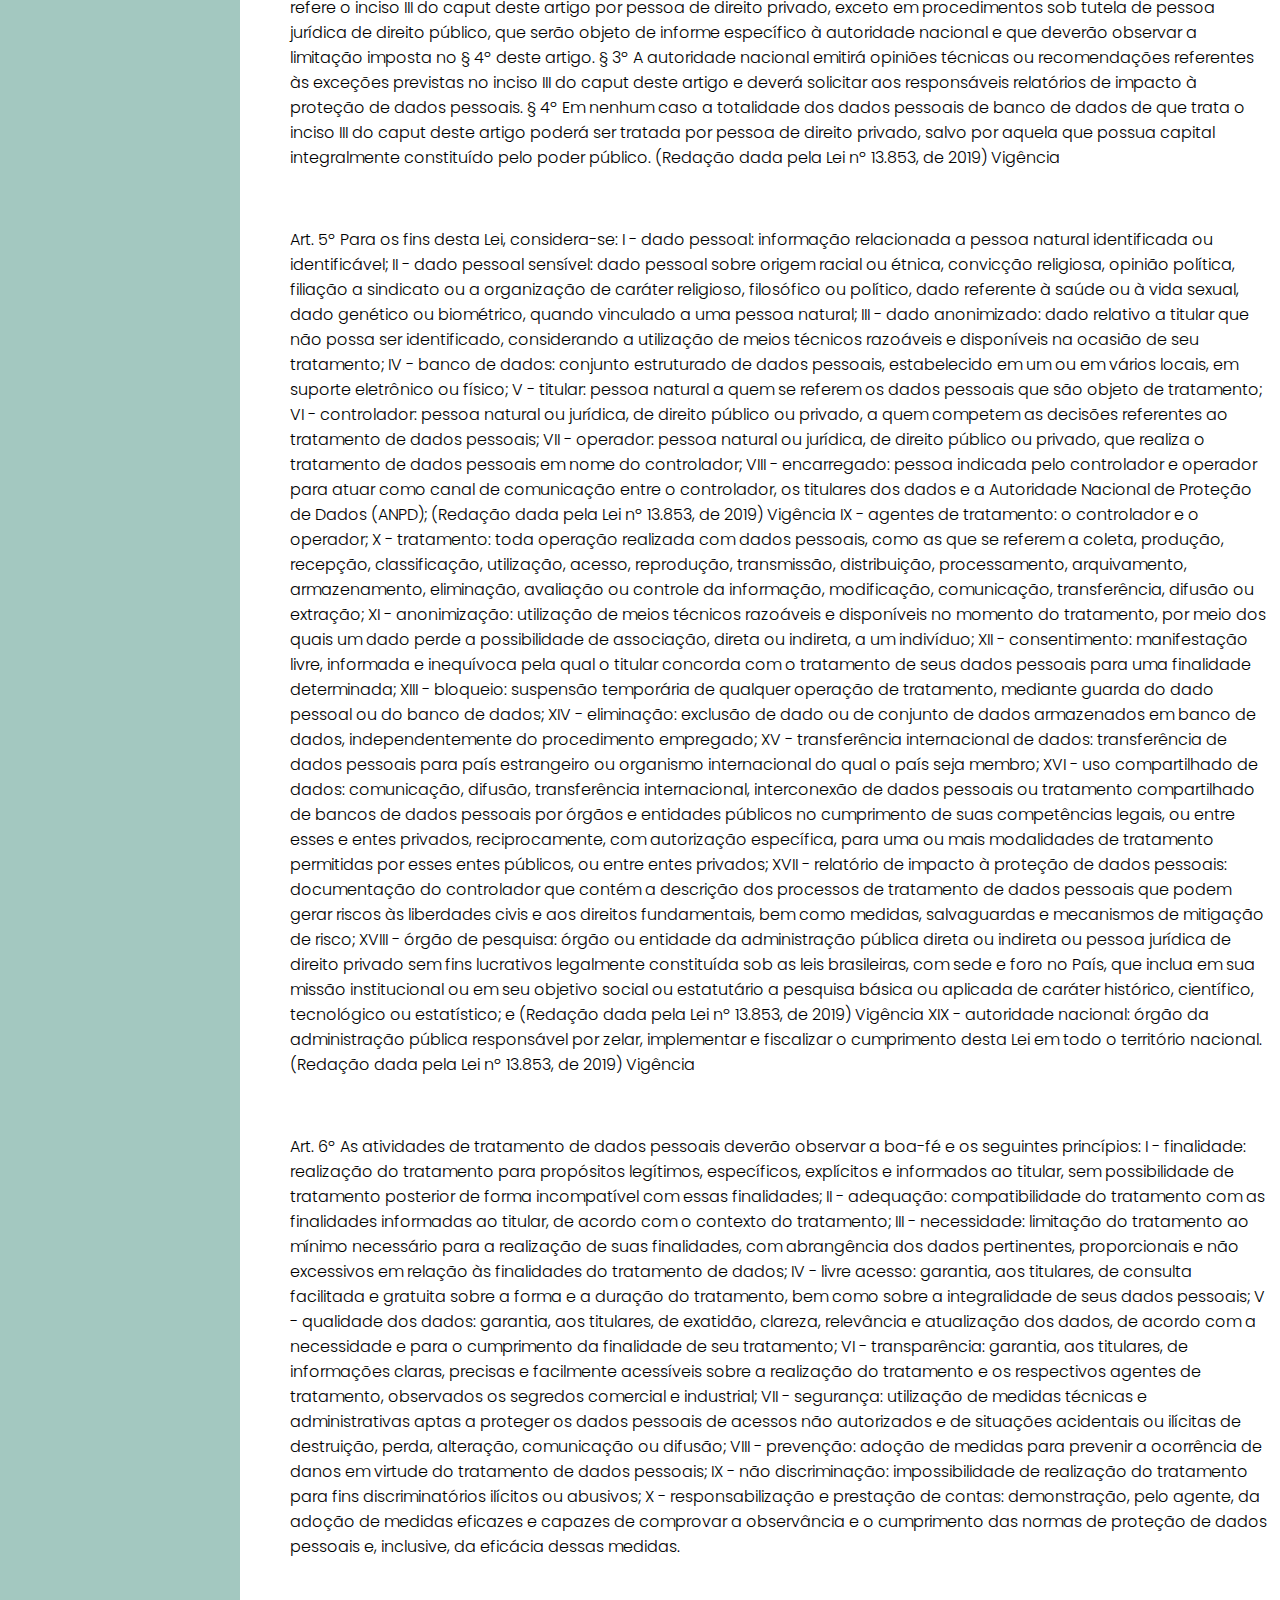
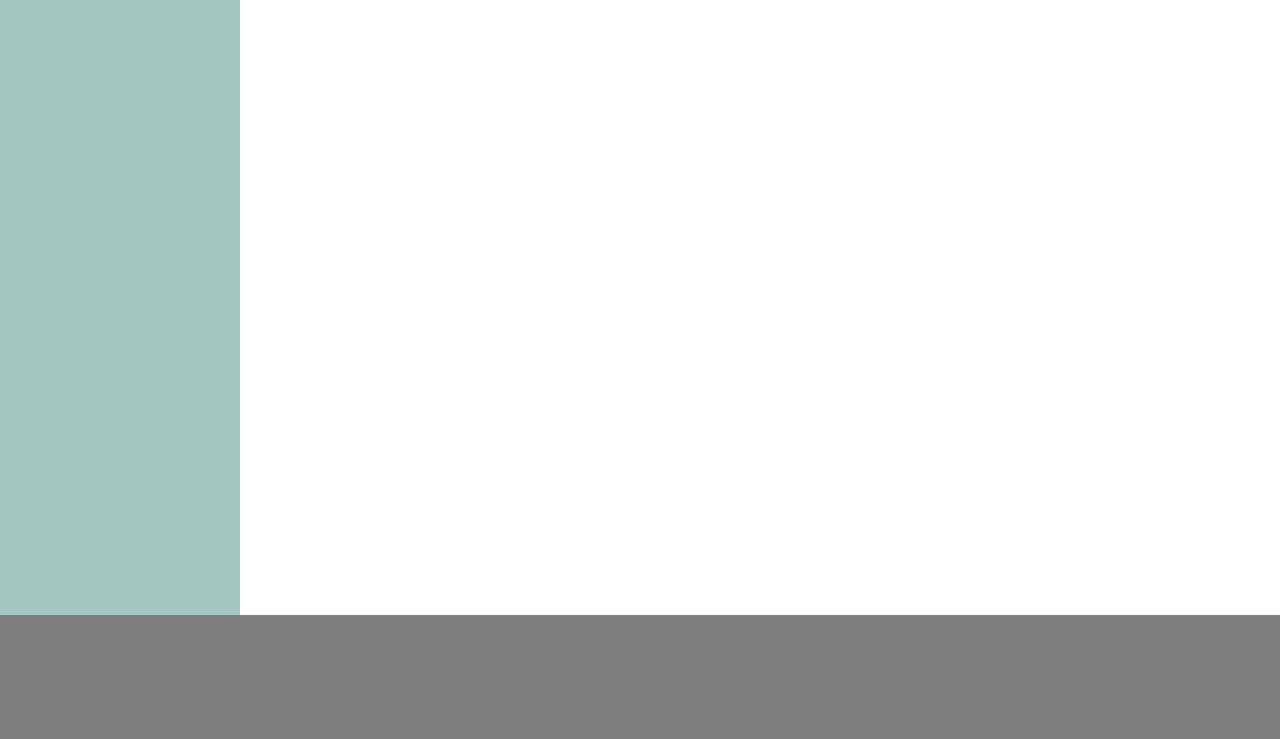
<file: law_and_design/lgpd/capitulo-1.html>
<!DOCTYPE html>
<html lang="pt-BR" dir="ltr">

<head>
  <meta charset="utf-8">
  <title>Lei Geral de Proteção de Dados</title>
  <link href="https://fonts.googleapis.com/icon?family=Material+Icons"
     rel="stylesheet">
  <script
 src="https://code.jquery.com/jquery-3.6.0.js"
 integrity="sha256-H+K7U5CnXl1h5ywQfKtSj8PCmoN9aaq30gDh27Xc0jk="
 crossorigin="anonymous"></script>
  <link rel="stylesheet" href="estilo.css" />
</head>

<header>
  LEI GERAL DE PROTEÇÃO DE DADOS
</header>

<body>

<nav class="sidemenu">
  <ul>
    <li><a href="#capitulo-1" class="Cap1">Capitulo I <span class="material-icons">
arrow_drop_down
</span></a></li>
       <ul class="itensCap1">
         <li id='Art1'><a href="#artigo-1">Art. 1 - Objeto e Objetivo</a></li>
         <li><a href="#artigo-2">Art. 2 - Fundamentos</a></li>
         <li><a href="#artigo-3">Art. 3 - Hipóteses de Aplicação</a></li>
         <li><a href="#artigo-4">Art. 4 - Não aplicação</a></li>
         <li><a href="#artigo-5">Art. 5 - Definições</a></li>
         <li><a href="#artigo-6">Art. 6 - Princípios</a></li>
       </ul>
    <li><a href="#capitulo-2">Capitulo II <span class="material-icons">
arrow_drop_down
</span></a></li>
    <li><a href="#capitulo-3">Capitulo III <span class="material-icons">
arrow_drop_down
</span></a></li>
    <li><a href="#capitulo-4">Capitulo IV <span class="material-icons">
arrow_drop_down
</span></a></li>
    <li><a href="#capitulo-5">Capitulo V <span class="material-icons">
arrow_drop_down
</span></a></li>
    <li><a href="#capitulo-6">Capitulo VI <span class="material-icons">
arrow_drop_down
</span></a></li>
    <li><a href="#capitulo-7">Capitulo VII <span class="material-icons">
arrow_drop_down
</span></a></li>
    <li><a href="#capitulo-8">Capitulo VIII <span class="material-icons">
arrow_drop_down
</span></a></li>
    <li><a href="#capitulo-1">Capitulo IX <span class="material-icons">
arrow_drop_down
</span></a></li>
    <li><a href="#capitulo-1">Capitulo X <span class="material-icons">
arrow_drop_down
</span></a></li>
  </ul>
</nav>
<script type="text/javascript" src="script.JS"></script>


<main>
 <div class="container-fluid">

<h1>CAPÍTULO I <br>
DISPOSIÇÕES PRELIMINARES</h1><br>

<p>Art. 1º Esta Lei dispõe sobre o tratamento de dados pessoais, inclusive nos meios digitais, por pessoa natural ou por pessoa jurídica de direito público ou privado, com o objetivo de proteger os direitos fundamentais de liberdade e de privacidade e o livre desenvolvimento da personalidade da pessoa natural. <br></p>

  <p>Parágrafo único. As normas gerais contidas nesta Lei são de interesse nacional e devem ser observadas pela União, Estados, Distrito Federal e Municípios. (Incluído pela Lei nº 13.853, de 2019) Vigência<p><br>

<p>Art. 2º A disciplina da proteção de dados pessoais tem como fundamentos:<br><br>

    I - o respeito à privacidade;<br><br>
    II - a autodeterminação informativa;<br><br>
    III - a liberdade de expressão, de informação, de comunicação e de opinião;<br><br>
    IV - a inviolabilidade da intimidade, da honra e da imagem;<br><br>
    V - o desenvolvimento econômico e tecnológico e a inovação;<br><br>
    VI - a livre iniciativa, a livre concorrência e a defesa do consumidor; e<br><br>
    VII - os direitos humanos, o livre desenvolvimento da personalidade, a dignidade e o exercício da cidadania pelas pessoas naturais.<br>
  </p><br>

  <p>Art. 3º Esta Lei aplica-se a qualquer operação de tratamento realizada por pessoa natural ou por pessoa jurídica de direito público ou privado, independentemente do meio, do país de sua sede ou do país onde estejam localizados os dados, desde que:<br><br>

  I - a operação de tratamento seja realizada no território nacional;
  <br><br>
  II - a atividade de tratamento tenha por objetivo a oferta ou o fornecimento de bens ou serviços ou o tratamento de dados de indivíduos localizados no território nacional; ou    (Redação dada pela Lei nº 13.853, de 2019)     Vigência <br><br>
  III - os dados pessoais objeto do tratamento tenham sido coletados no território nacional.<br><br>
  § 1º Consideram-se coletados no território nacional os dados pessoais cujo titular nele se encontre no momento da coleta.<br><br>

  § 2º Excetua-se do disposto no inciso I deste artigo o tratamento de dados previsto no inciso IV do caput do art. 4º desta Lei.<br><br>
</p>

<p>Art. 4º Esta Lei não se aplica ao tratamento de dados pessoais:

I - realizado por pessoa natural para fins exclusivamente particulares e não econômicos;

II - realizado para fins exclusivamente:

a) jornalístico e artísticos; ou

b) acadêmicos, aplicando-se a esta hipótese os arts. 7º e 11 desta Lei;

III - realizado para fins exclusivos de:

a) segurança pública;

b) defesa nacional;

c) segurança do Estado; ou

d) atividades de investigação e repressão de infrações penais; ou

IV - provenientes de fora do território nacional e que não sejam objeto de comunicação, uso compartilhado de dados com agentes de tratamento brasileiros ou objeto de transferência internacional de dados com outro país que não o de proveniência, desde que o país de proveniência proporcione grau de proteção de dados pessoais adequado ao previsto nesta Lei.

§ 1º O tratamento de dados pessoais previsto no inciso III será regido por legislação específica, que deverá prever medidas proporcionais e estritamente necessárias ao atendimento do interesse público, observados o devido processo legal, os princípios gerais de proteção e os direitos do titular previstos nesta Lei.

§ 2º É vedado o tratamento dos dados a que se refere o inciso III do caput deste artigo por pessoa de direito privado, exceto em procedimentos sob tutela de pessoa jurídica de direito público, que serão objeto de informe específico à autoridade nacional e que deverão observar a limitação imposta no § 4º deste artigo.

§ 3º A autoridade nacional emitirá opiniões técnicas ou recomendações referentes às exceções previstas no inciso III do caput deste artigo e deverá solicitar aos responsáveis relatórios de impacto à proteção de dados pessoais.

§ 4º Em nenhum caso a totalidade dos dados pessoais de banco de dados de que trata o inciso III do caput deste artigo poderá ser tratada por pessoa de direito privado, salvo por aquela que possua capital integralmente constituído pelo poder público.           (Redação dada pela Lei nº 13.853, de 2019)      Vigência</p><br>

<p>Art. 5º Para os fins desta Lei, considera-se:

I - dado pessoal: informação relacionada a pessoa natural identificada ou identificável;

II - dado pessoal sensível: dado pessoal sobre origem racial ou étnica, convicção religiosa, opinião política, filiação a sindicato ou a organização de caráter religioso, filosófico ou político, dado referente à saúde ou à vida sexual, dado genético ou biométrico, quando vinculado a uma pessoa natural;

III - dado anonimizado: dado relativo a titular que não possa ser identificado, considerando a utilização de meios técnicos razoáveis e disponíveis na ocasião de seu tratamento;

IV - banco de dados: conjunto estruturado de dados pessoais, estabelecido em um ou em vários locais, em suporte eletrônico ou físico;

V - titular: pessoa natural a quem se referem os dados pessoais que são objeto de tratamento;

VI - controlador: pessoa natural ou jurídica, de direito público ou privado, a quem competem as decisões referentes ao tratamento de dados pessoais;

VII - operador: pessoa natural ou jurídica, de direito público ou privado, que realiza o tratamento de dados pessoais em nome do controlador;

VIII - encarregado: pessoa indicada pelo controlador e operador para atuar como canal de comunicação entre o controlador, os titulares dos dados e a Autoridade Nacional de Proteção de Dados (ANPD);                   (Redação dada pela Lei nº 13.853, de 2019)     Vigência

IX - agentes de tratamento: o controlador e o operador;

X - tratamento: toda operação realizada com dados pessoais, como as que se referem a coleta, produção, recepção, classificação, utilização, acesso, reprodução, transmissão, distribuição, processamento, arquivamento, armazenamento, eliminação, avaliação ou controle da informação, modificação, comunicação, transferência, difusão ou extração;

XI - anonimização: utilização de meios técnicos razoáveis e disponíveis no momento do tratamento, por meio dos quais um dado perde a possibilidade de associação, direta ou indireta, a um indivíduo;

XII - consentimento: manifestação livre, informada e inequívoca pela qual o titular concorda com o tratamento de seus dados pessoais para uma finalidade determinada;

XIII - bloqueio: suspensão temporária de qualquer operação de tratamento, mediante guarda do dado pessoal ou do banco de dados;

XIV - eliminação: exclusão de dado ou de conjunto de dados armazenados em banco de dados, independentemente do procedimento empregado;

XV - transferência internacional de dados: transferência de dados pessoais para país estrangeiro ou organismo internacional do qual o país seja membro;

XVI - uso compartilhado de dados: comunicação, difusão, transferência internacional, interconexão de dados pessoais ou tratamento compartilhado de bancos de dados pessoais por órgãos e entidades públicos no cumprimento de suas competências legais, ou entre esses e entes privados, reciprocamente, com autorização específica, para uma ou mais modalidades de tratamento permitidas por esses entes públicos, ou entre entes privados;

XVII - relatório de impacto à proteção de dados pessoais: documentação do controlador que contém a descrição dos processos de tratamento de dados pessoais que podem gerar riscos às liberdades civis e aos direitos fundamentais, bem como medidas, salvaguardas e mecanismos de mitigação de risco;

XVIII - órgão de pesquisa: órgão ou entidade da administração pública direta ou indireta ou pessoa jurídica de direito privado sem fins lucrativos legalmente constituída sob as leis brasileiras, com sede e foro no País, que inclua em sua missão institucional ou em seu objetivo social ou estatutário a pesquisa básica ou aplicada de caráter histórico, científico, tecnológico ou estatístico; e       (Redação dada pela Lei nº 13.853, de 2019)     Vigência

XIX - autoridade nacional: órgão da administração pública responsável por zelar, implementar e fiscalizar o cumprimento desta Lei em todo o território nacional.     (Redação dada pela Lei nº 13.853, de 2019)     Vigência</p><br>

<p>Art. 6º As atividades de tratamento de dados pessoais deverão observar a boa-fé e os seguintes princípios:

I - finalidade: realização do tratamento para propósitos legítimos, específicos, explícitos e informados ao titular, sem possibilidade de tratamento posterior de forma incompatível com essas finalidades;

II - adequação: compatibilidade do tratamento com as finalidades informadas ao titular, de acordo com o contexto do tratamento;

III - necessidade: limitação do tratamento ao mínimo necessário para a realização de suas finalidades, com abrangência dos dados pertinentes, proporcionais e não excessivos em relação às finalidades do tratamento de dados;

IV - livre acesso: garantia, aos titulares, de consulta facilitada e gratuita sobre a forma e a duração do tratamento, bem como sobre a integralidade de seus dados pessoais;

V - qualidade dos dados: garantia, aos titulares, de exatidão, clareza, relevância e atualização dos dados, de acordo com a necessidade e para o cumprimento da finalidade de seu tratamento;

VI - transparência: garantia, aos titulares, de informações claras, precisas e facilmente acessíveis sobre a realização do tratamento e os respectivos agentes de tratamento, observados os segredos comercial e industrial;

VII - segurança: utilização de medidas técnicas e administrativas aptas a proteger os dados pessoais de acessos não autorizados e de situações acidentais ou ilícitas de destruição, perda, alteração, comunicação ou difusão;

VIII - prevenção: adoção de medidas para prevenir a ocorrência de danos em virtude do tratamento de dados pessoais;

IX - não discriminação: impossibilidade de realização do tratamento para fins discriminatórios ilícitos ou abusivos;

X - responsabilização e prestação de contas: demonstração, pelo agente, da adoção de medidas eficazes e capazes de comprovar a observância e o cumprimento das normas de proteção de dados pessoais e, inclusive, da eficácia dessas medidas.</p>

 </div>
</main>

</body>

<footer></footer>

</html>
</file>
<file: law_and_design/lgpd/estilo.css>
@charset "UTF-8";
@font-face {
  font-family: "FonteP";
  src: url("fonts/Poppins/Poppins-Light.ttf");
}
html {
   scroll-behavior: smooth;
}
body{
   margin: 0;
   display: grid;
   grid-template-columns: min-content 1fr;
   font-family: FonteP;
   font-size: 16px;
   }
h1 {
  text-align: center;
  font-size: 17px;
  font-weight: bold;
}
h2 {
  text-align: center;
  font-size: 15px;
}
header {
  grid-column: 1/3;
  background: rgb(152, 78, 133);
  color: white;
  padding: 4rem;
  text-align: left;
  font: FonteP;
  font-size: 20px;
}
nav {
  white-space: nowrap;
  background: rgba(154, 195, 186, 0.91);
}
nav ul {
  list-style: none;
  margin: 00px;
  padding: 0px;
  width: 240px;
  background: rgba(154, 195, 186, 0.91);
}

nav ul li a {
  display: block;
  padding: 20px;
  color: black;
  text-decoration: none;
  line-height: 1px;

}
nav ul li a:hover {
  background: rgba(58, 180, 154, 0.91);
  color: white;
  transition: 0.3s;
}
nav ul ul li a {
  font-size: 13px;
  padding-left: 30px;

}
nav ul ul li a:hover {
  background: rgba(58, 180, 154, 0.91);

}
ul ul{
  display: none;
}
ul.itensCap1.show{
  display: block;
}

main {
  padding-bottom: 40rem;
  margin-left: 50px;
  margin-right: 10px;
}
section {
  padding: 2rem;
  margin: 0 0 2rem 0;
}
footer {
  grid-column: 1/3;
  background: rgb(126, 125, 128);
  padding: 2rem;
  height: 60px;;
}
</file>
